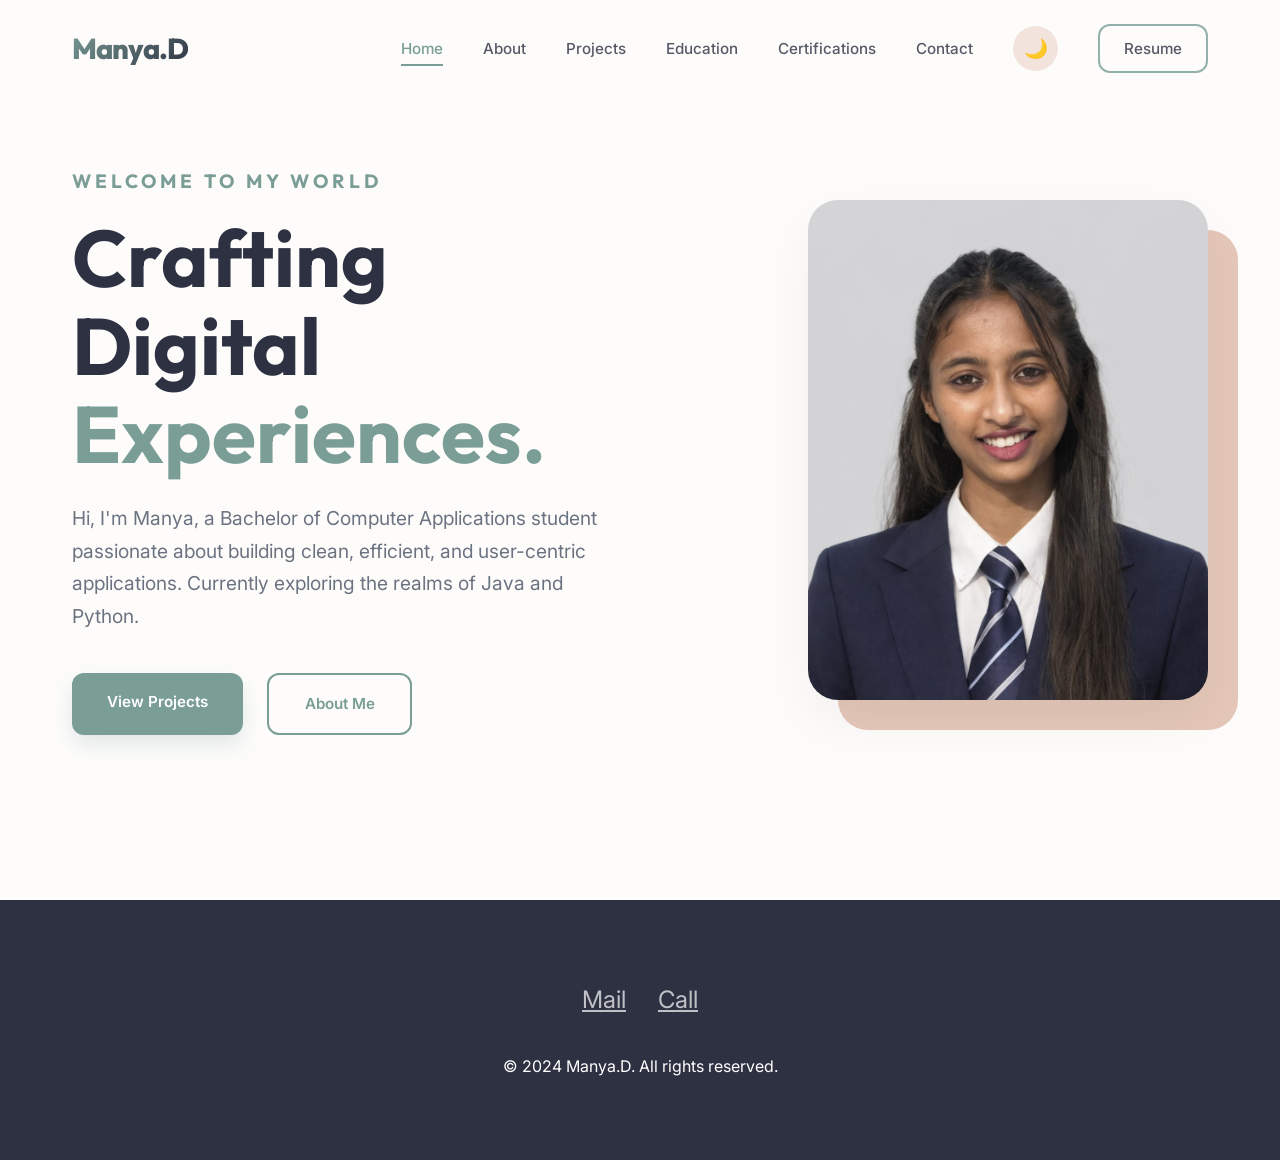
<file: index.html>
<!DOCTYPE html>
<html lang="en">
<head>
    <meta charset="UTF-8">
    <meta name="viewport" content="width=device-width, initial-scale=1.0">
    <title>Manya.D | Professional Portfolio</title>
    <meta name="description" content="Professional portfolio of Manya.D, a BCA student and aspiring developer.">
    <link rel="stylesheet" href="style.css">
</head>
<body>
    <div class="scroll-progress" id="progress"></div>

    <header id="header">
        <div class="container">
            <nav>
                <a href="index.html" class="logo">Manya.D</a>
                <div class="nav-links">
                    <a href="index.html" class="active">Home</a>
                    <a href="about.html">About</a>
                    <a href="projects.html">Projects</a>
                    <a href="education.html">Education</a>
                    <a href="certifications.html">Certifications</a>
                    <a href="contact.html">Contact</a>
                    <button class="theme-switch" aria-label="Toggle Theme">🌙</button>
                    <a href="assets/resume.pdf" class="btn btn-outline" style="padding: 0.6rem 1.5rem;" target="_blank">Resume</a>
                </div>
                <div class="menu-toggle" id="mobile-menu">
                    <span></span>
                    <span></span>
                    <span></span>
                </div>
            </nav>
        </div>
    </header>

    <main>
        <section class="hero container">
            <div class="hero-content reveal">
                <h2>Welcome to my world</h2>
                <h1>Crafting Digital <br><span style="color: var(--primary);">Experiences.</span></h1>
                <p>Hi, I'm Manya, a Bachelor of Computer Applications student passionate about building clean, efficient, and user-centric applications. Currently exploring the realms of Java and Python.</p>
                <div class="hero-btns">
                    <a href="projects.html" class="btn btn-primary">View Projects</a>
                    <a href="about.html" class="btn btn-outline">About Me</a>
                </div>
            </div>
            <div class="hero-image reveal">
                <div class="image-container">
                    <img src="assets/profile.jpg" alt="Manya.D Profile">
                </div>
            </div>
        </section>
    </main>

    <footer>
        <div class="container">
            <div class="social-links">
                <a href="mailto:sanjumanya21@gmail.com">Mail</a>
                <a href="tel:8431529282">Call</a>
            </div>
            <p>&copy; 2024 Manya.D. All rights reserved.</p>
        </div>
    </footer>

    <script src="main.js"></script>
</body>
</html>
</file>
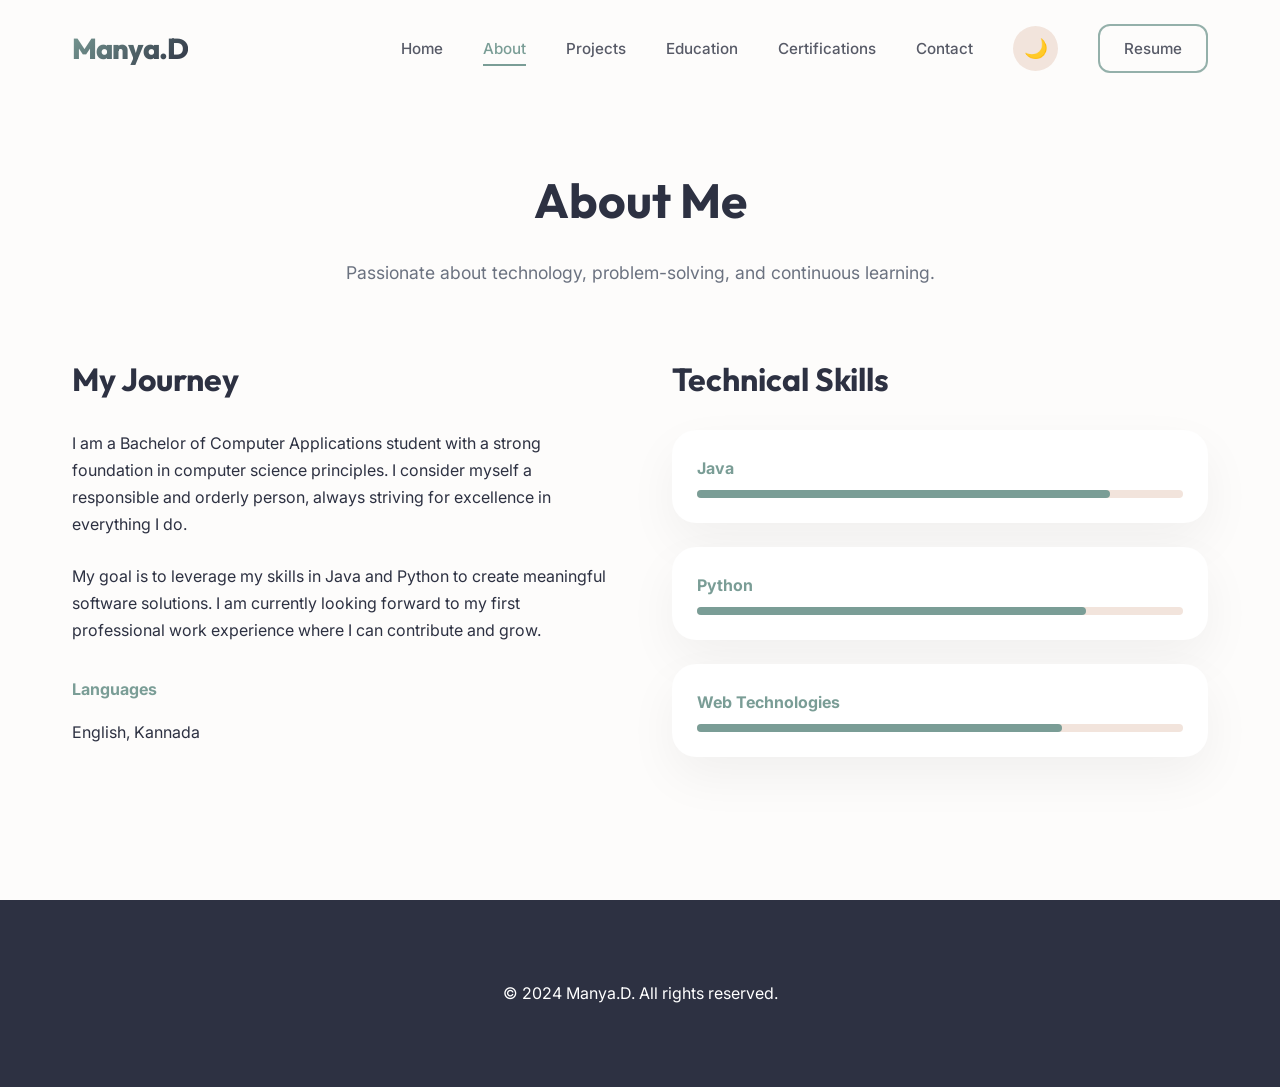
<file: about.html>
<!DOCTYPE html>
<html lang="en">
<head>
    <meta charset="UTF-8">
    <meta name="viewport" content="width=device-width, initial-scale=1.0">
    <title>About | Manya.D</title>
    <link rel="stylesheet" href="style.css">
</head>
<body>
    <header id="header">
        <div class="container">
            <nav>
                <a href="index.html" class="logo">Manya.D</a>
                <div class="nav-links">
                    <a href="index.html">Home</a>
                    <a href="about.html" class="active">About</a>
                    <a href="projects.html">Projects</a>
                    <a href="education.html">Education</a>
                    <a href="certifications.html">Certifications</a>
                    <a href="contact.html">Contact</a>
                    <button class="theme-switch" aria-label="Toggle Theme">🌙</button>
                    <a href="assets/resume.pdf" class="btn btn-outline" style="padding: 0.6rem 1.5rem;" target="_blank">Resume</a>
                </div>
                <div class="menu-toggle" id="mobile-menu">
                    <span></span>
                    <span></span>
                    <span></span>
                </div>
            </nav>
        </div>
    </header>

    <main class="container">
        <section>
            <div class="section-header reveal">
                <h2>About Me</h2>
                <p>Passionate about technology, problem-solving, and continuous learning.</p>
            </div>

            <div style="display: grid; grid-template-columns: 1fr 1fr; gap: 4rem; align-items: start;">
                <div class="reveal">
                    <h3 style="font-size: 2rem; margin-bottom: 1.5rem;">My Journey</h3>
                    <p style="margin-bottom: 1.5rem;">I am a Bachelor of Computer Applications student with a strong foundation in computer science principles. I consider myself a responsible and orderly person, always striving for excellence in everything I do.</p>
                    <p style="margin-bottom: 1.5rem;">My goal is to leverage my skills in Java and Python to create meaningful software solutions. I am currently looking forward to my first professional work experience where I can contribute and grow.</p>
                    
                    <div style="margin-top: 2rem;">
                        <h4 style="margin-bottom: 1rem; color: var(--primary);">Languages</h4>
                        <p>English, Kannada</p>
                    </div>
                </div>

                <div class="reveal">
                    <h3 style="font-size: 2rem; margin-bottom: 1.5rem;">Technical Skills</h3>
                    <div style="display: grid; gap: 1.5rem;">
                        <div class="card" style="padding: 1.5rem;">
                            <h4 style="color: var(--primary); margin-bottom: 0.5rem;">Java</h4>
                            <div style="background: var(--secondary-light); height: 8px; border-radius: 4px;">
                                <div style="background: var(--primary); width: 85%; height: 100%; border-radius: 4px;"></div>
                            </div>
                        </div>
                        <div class="card" style="padding: 1.5rem;">
                            <h4 style="color: var(--primary); margin-bottom: 0.5rem;">Python</h4>
                            <div style="background: var(--secondary-light); height: 8px; border-radius: 4px;">
                                <div style="background: var(--primary); width: 80%; height: 100%; border-radius: 4px;"></div>
                            </div>
                        </div>
                        <div class="card" style="padding: 1.5rem;">
                            <h4 style="color: var(--primary); margin-bottom: 0.5rem;">Web Technologies</h4>
                            <div style="background: var(--secondary-light); height: 8px; border-radius: 4px;">
                                <div style="background: var(--primary); width: 75%; height: 100%; border-radius: 4px;"></div>
                            </div>
                        </div>
                    </div>
                </div>
            </div>
        </section>
    </main>

    <footer>
        <div class="container">
            <p>&copy; 2024 Manya.D. All rights reserved.</p>
        </div>
    </footer>

    <script src="main.js"></script>
</body>
</html>
</file>
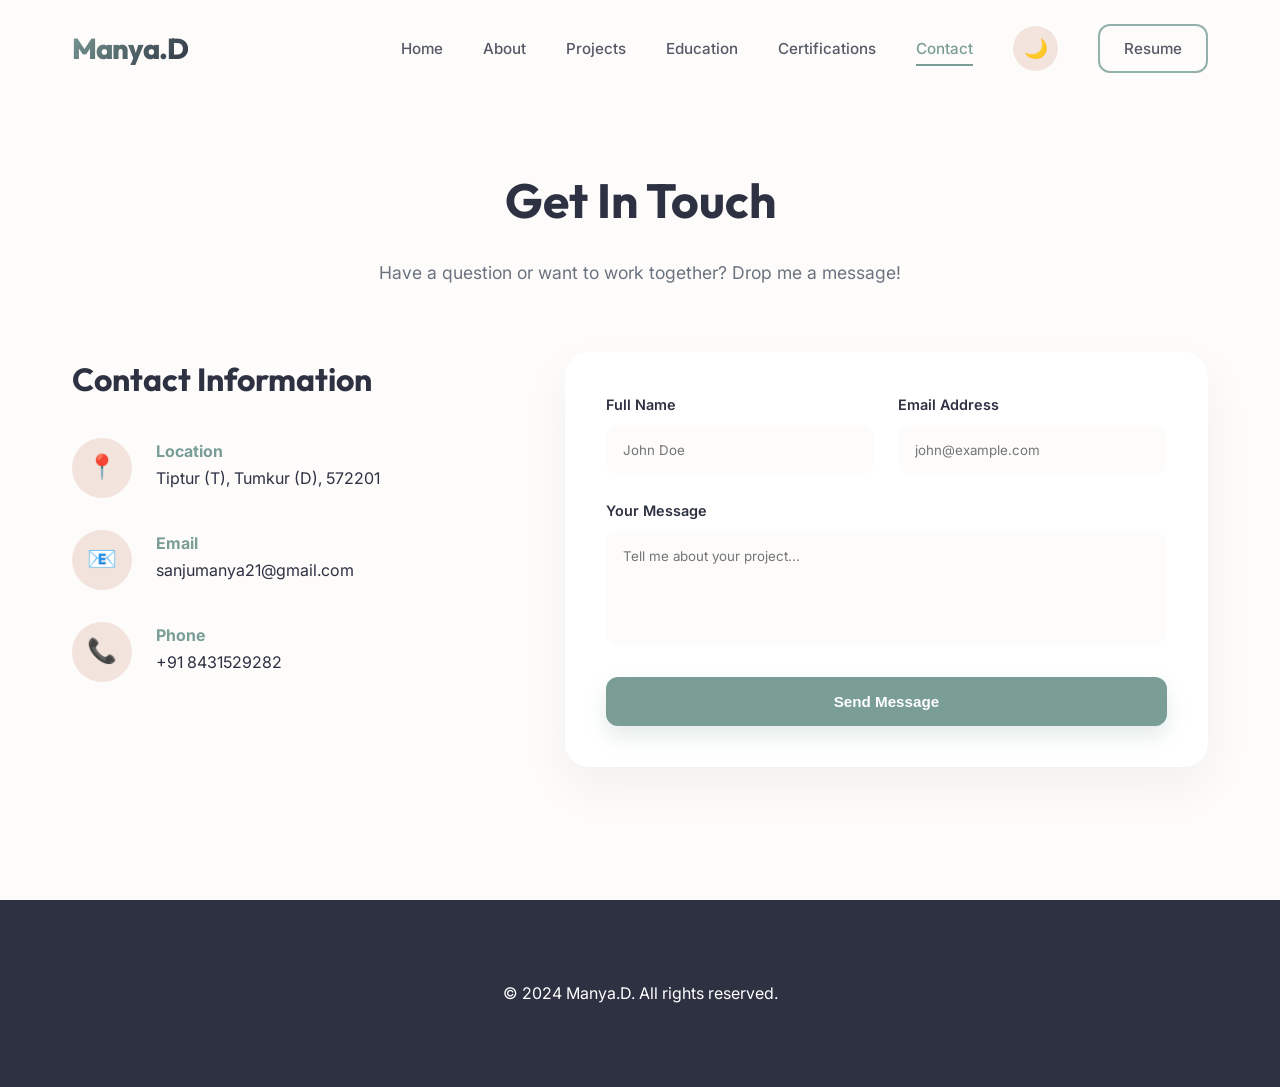
<file: contact.html>
<!DOCTYPE html>
<html lang="en">
<head>
    <meta charset="UTF-8">
    <meta name="viewport" content="width=device-width, initial-scale=1.0">
    <title>Contact | Manya.D</title>
    <link rel="stylesheet" href="style.css">
</head>
<body>
    <header id="header">
        <div class="container">
            <nav>
                <a href="index.html" class="logo">Manya.D</a>
                <div class="nav-links">
                    <a href="index.html">Home</a>
                    <a href="about.html">About</a>
                    <a href="projects.html">Projects</a>
                    <a href="education.html">Education</a>
                    <a href="certifications.html">Certifications</a>
                    <a href="contact.html" class="active">Contact</a>
                    <button class="theme-switch" aria-label="Toggle Theme">🌙</button>
                    <a href="assets/resume.pdf" class="btn btn-outline" style="padding: 0.6rem 1.5rem;" target="_blank">Resume</a>
                </div>
                <div class="menu-toggle" id="mobile-menu">
                    <span></span>
                    <span></span>
                    <span></span>
                </div>
            </nav>
        </div>
    </header>

    <main class="container">
        <section>
            <div class="section-header reveal">
                <h2>Get In Touch</h2>
                <p>Have a question or want to work together? Drop me a message!</p>
            </div>

            <div style="display: grid; grid-template-columns: 1fr 1.5fr; gap: 4rem; align-items: start;">
                <div class="reveal">
                    <h3 style="font-size: 2rem; margin-bottom: 2rem;">Contact Information</h3>
                    
                    <div style="display: flex; gap: 1.5rem; margin-bottom: 2rem;">
                        <div style="background: var(--secondary-light); width: 60px; height: 60px; border-radius: 50%; display: flex; align-items: center; justify-content: center; font-size: 1.5rem;">📍</div>
                        <div>
                            <h4 style="color: var(--primary);">Location</h4>
                            <p>Tiptur (T), Tumkur (D), 572201</p>
                        </div>
                    </div>

                    <div style="display: flex; gap: 1.5rem; margin-bottom: 2rem;">
                        <div style="background: var(--secondary-light); width: 60px; height: 60px; border-radius: 50%; display: flex; align-items: center; justify-content: center; font-size: 1.5rem;">📧</div>
                        <div>
                            <h4 style="color: var(--primary);">Email</h4>
                            <p><a href="mailto:sanjumanya21@gmail.com" style="text-decoration: none; color: inherit;">sanjumanya21@gmail.com</a></p>
                        </div>
                    </div>

                    <div style="display: flex; gap: 1.5rem; margin-bottom: 2rem;">
                        <div style="background: var(--secondary-light); width: 60px; height: 60px; border-radius: 50%; display: flex; align-items: center; justify-content: center; font-size: 1.5rem;">📞</div>
                        <div>
                            <h4 style="color: var(--primary);">Phone</h4>
                            <p><a href="tel:8431529282" style="text-decoration: none; color: inherit;">+91 8431529282</a></p>
                        </div>
                    </div>
                </div>

                <div class="card reveal">
                    <form id="contact-form">
                        <div style="display: grid; grid-template-columns: 1fr 1fr; gap: 1.5rem; margin-bottom: 1.5rem;">
                            <div style="display: flex; flex-direction: column; gap: 0.5rem;">
                                <label for="name" style="font-weight: 600; font-size: 0.9rem;">Full Name</label>
                                <input type="text" id="name" placeholder="John Doe" required style="padding: 1rem; border-radius: 12px; border: 1px solid var(--glass-border); background: var(--bg); font-family: inherit;">
                            </div>
                            <div style="display: flex; flex-direction: column; gap: 0.5rem;">
                                <label for="email" style="font-weight: 600; font-size: 0.9rem;">Email Address</label>
                                <input type="email" id="email" placeholder="john@example.com" required style="padding: 1rem; border-radius: 12px; border: 1px solid var(--glass-border); background: var(--bg); font-family: inherit;">
                            </div>
                        </div>
                        <div style="display: flex; flex-direction: column; gap: 0.5rem; margin-bottom: 2rem;">
                            <label for="message" style="font-weight: 600; font-size: 0.9rem;">Your Message</label>
                            <textarea id="message" rows="5" placeholder="Tell me about your project..." required style="padding: 1rem; border-radius: 12px; border: 1px solid var(--glass-border); background: var(--bg); font-family: inherit; resize: none;"></textarea>
                        </div>
                        <button type="submit" class="btn btn-primary" style="width: 100%;">Send Message</button>
                    </form>
                    <div id="form-status" style="margin-top: 1.5rem; text-align: center; display: none; font-weight: 600; color: #10B981;">Message sent successfully!</div>
                </div>
            </div>
        </section>
    </main>

    <footer>
        <div class="container">
            <p>&copy; 2024 Manya.D. All rights reserved.</p>
        </div>
    </footer>

    <script src="main.js"></script>
</body>
</html>
</file>
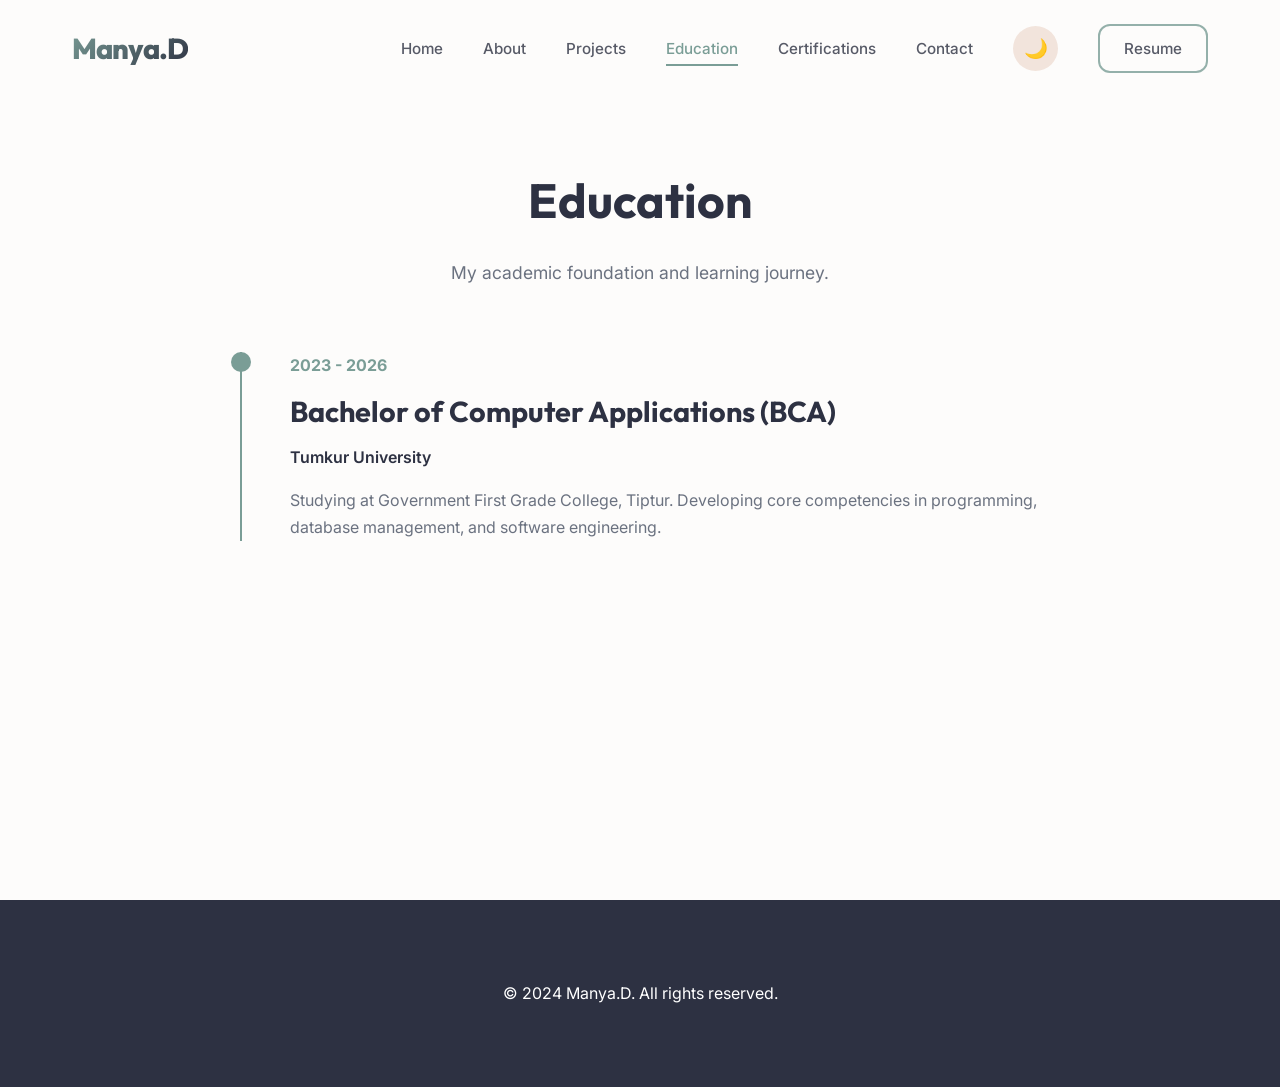
<file: education.html>
<!DOCTYPE html>
<html lang="en">
<head>
    <meta charset="UTF-8">
    <meta name="viewport" content="width=device-width, initial-scale=1.0">
    <title>Education | Manya.D</title>
    <link rel="stylesheet" href="style.css">
</head>
<body>
    <header id="header">
        <div class="container">
            <nav>
                <a href="index.html" class="logo">Manya.D</a>
                <div class="nav-links">
                    <a href="index.html">Home</a>
                    <a href="about.html">About</a>
                    <a href="projects.html">Projects</a>
                    <a href="education.html" class="active">Education</a>
                    <a href="certifications.html">Certifications</a>
                    <a href="contact.html">Contact</a>
                    <button class="theme-switch" aria-label="Toggle Theme">🌙</button>
                    <a href="assets/resume.pdf" class="btn btn-outline" style="padding: 0.6rem 1.5rem;" target="_blank">Resume</a>
                </div>
                <div class="menu-toggle" id="mobile-menu">
                    <span></span>
                    <span></span>
                    <span></span>
                </div>
            </nav>
        </div>
    </header>

    <main class="container">
        <section>
            <div class="section-header reveal">
                <h2>Education</h2>
                <p>My academic foundation and learning journey.</p>
            </div>

            <div style="max-width: 800px; margin: 0 auto;">
                <div class="reveal" style="border-left: 2px solid var(--primary); padding-left: 3rem; position: relative; margin-bottom: 4rem;">
                    <div style="position: absolute; left: -11px; top: 0; width: 20px; height: 20px; border-radius: 50%; background: var(--primary);"></div>
                    <p style="color: var(--primary); font-weight: 700; margin-bottom: 0.5rem;">2023 - 2026</p>
                    <h3 style="font-size: 1.8rem; margin-bottom: 0.5rem;">Bachelor of Computer Applications (BCA)</h3>
                    <p style="font-weight: 600; margin-bottom: 1rem;">Tumkur University</p>
                    <p style="color: var(--text-light);">Studying at Government First Grade College, Tiptur. Developing core competencies in programming, database management, and software engineering.</p>
                </div>

                <!-- More education history can be added here -->
            </div>
        </section>
    </main>

    <footer>
        <div class="container">
            <p>&copy; 2024 Manya.D. All rights reserved.</p>
        </div>
    </footer>

    <script src="main.js"></script>
</body>
</html>
</file>
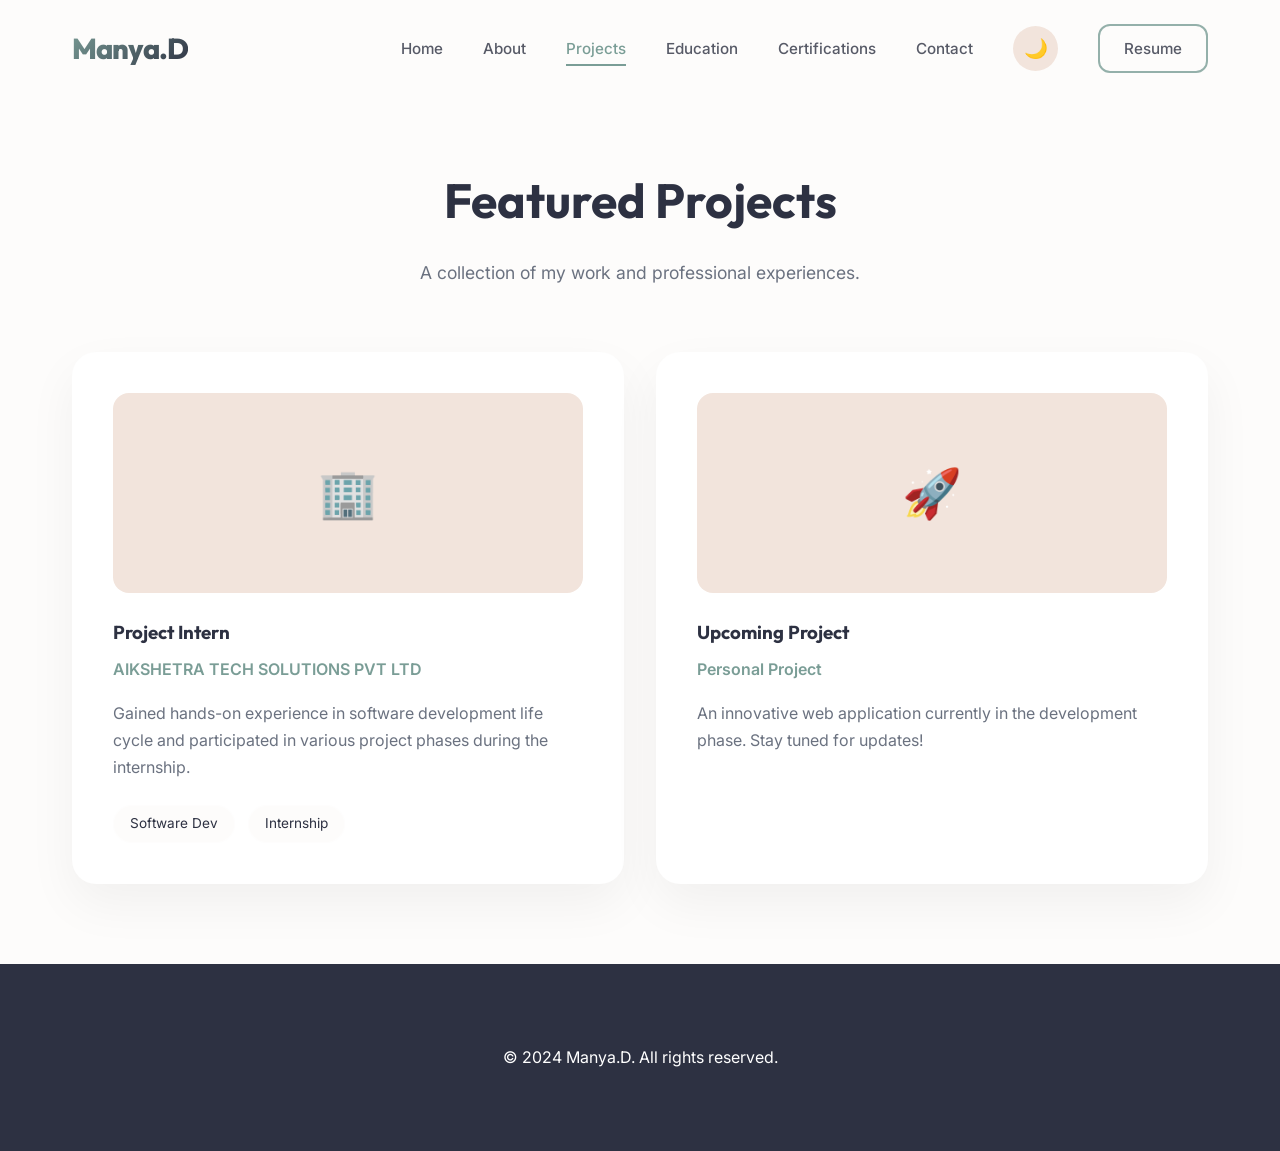
<file: projects.html>
<!DOCTYPE html>
<html lang="en">
<head>
    <meta charset="UTF-8">
    <meta name="viewport" content="width=device-width, initial-scale=1.0">
    <title>Projects | Manya.D</title>
    <link rel="stylesheet" href="style.css">
</head>
<body>
    <header id="header">
        <div class="container">
            <nav>
                <a href="index.html" class="logo">Manya.D</a>
                <div class="nav-links">
                    <a href="index.html">Home</a>
                    <a href="about.html">About</a>
                    <a href="projects.html" class="active">Projects</a>
                    <a href="education.html">Education</a>
                    <a href="certifications.html">Certifications</a>
                    <a href="contact.html">Contact</a>
                    <button class="theme-switch" aria-label="Toggle Theme">🌙</button>
                    <a href="assets/resume.pdf" class="btn btn-outline" style="padding: 0.6rem 1.5rem;" target="_blank">Resume</a>
                </div>
                <div class="menu-toggle" id="mobile-menu">
                    <span></span>
                    <span></span>
                    <span></span>
                </div>
            </nav>
        </div>
    </header>

    <main class="container">
        <section>
            <div class="section-header reveal">
                <h2>Featured Projects</h2>
                <p>A collection of my work and professional experiences.</p>
            </div>

            <div style="display: grid; grid-template-columns: repeat(auto-fit, minmax(350px, 1fr)); gap: 2rem;">
                <!-- Project 1: Internship -->
                <div class="card reveal">
                    <div style="background: var(--secondary-light); height: 200px; border-radius: 16px; margin-bottom: 1.5rem; display: flex; align-items: center; justify-content: center; font-size: 3rem;">
                        🏢
                    </div>
                    <h3 style="margin-bottom: 0.5rem;">Project Intern</h3>
                    <p style="color: var(--primary); font-weight: 600; margin-bottom: 1rem;">AIKSHETRA TECH SOLUTIONS PVT LTD</p>
                    <p style="color: var(--text-light); margin-bottom: 1.5rem;">Gained hands-on experience in software development life cycle and participated in various project phases during the internship.</p>
                    <div style="display: flex; gap: 0.8rem;">
                        <span style="background: var(--bg); padding: 0.4rem 1rem; border-radius: 100px; font-size: 0.85rem; border: 1px solid var(--glass-border);">Software Dev</span>
                        <span style="background: var(--bg); padding: 0.4rem 1rem; border-radius: 100px; font-size: 0.85rem; border: 1px solid var(--glass-border);">Internship</span>
                    </div>
                </div>

                <!-- Placeholder for more projects -->
                <div class="card reveal">
                    <div style="background: var(--secondary-light); height: 200px; border-radius: 16px; margin-bottom: 1.5rem; display: flex; align-items: center; justify-content: center; font-size: 3rem;">
                        🚀
                    </div>
                    <h3 style="margin-bottom: 0.5rem;">Upcoming Project</h3>
                    <p style="color: var(--primary); font-weight: 600; margin-bottom: 1rem;">Personal Project</p>
                    <p style="color: var(--text-light); margin-bottom: 1.5rem;">An innovative web application currently in the development phase. Stay tuned for updates!</p>
                </div>
            </div>
        </section>
    </main>

    <footer>
        <div class="container">
            <p>&copy; 2024 Manya.D. All rights reserved.</p>
        </div>
    </footer>

    <script src="main.js"></script>
</body>
</html>
</file>
<file: style.css>
@import url('https://fonts.googleapis.com/css2?family=Inter:wght@300;400;500;600&family=Outfit:wght@300;400;500;600;700&display=swap');

:root {
    --primary: #7A9D96;
    --primary-dark: #5F7E79;
    --primary-light: #A8C1BC;
    --secondary: #E4C7B8;
    --secondary-light: #F2E4DC;
    --accent: #2D3142;
    --bg: #FDFCFB;
    --white: #FFFFFF;
    --text: #2D3142;
    --text-light: #6B7280;
    --glass: rgba(255, 255, 255, 0.4);
    --glass-border: rgba(255, 255, 255, 0.5);
    --shadow: 0 20px 50px rgba(0, 0, 0, 0.05);
    --transition: all 0.5s cubic-bezier(0.16, 1, 0.3, 1);
}

[data-theme="dark"] {
    --bg: #0F172A;
    --white: #1E293B;
    --text: #F1F5F9;
    --text-light: #94A3B8;
    --glass: rgba(30, 41, 59, 0.6);
    --glass-border: rgba(255, 255, 255, 0.1);
    --secondary-light: #1E293B;
    --shadow: 0 20px 50px rgba(0, 0, 0, 0.3);
}

/* Custom Scrollbar */
::-webkit-scrollbar {
    width: 8px;
}
::-webkit-scrollbar-track {
    background: var(--bg);
}
::-webkit-scrollbar-thumb {
    background: var(--primary-light);
    border-radius: 10px;
}

* {
    margin: 0;
    padding: 0;
    box-sizing: border-box;
}

body {
    font-family: 'Inter', sans-serif;
    background-color: var(--bg);
    color: var(--text);
    line-height: 1.7;
    overflow-x: hidden;
    transition: background-color 0.5s ease;
}

h1, h2, h3, .logo {
    font-family: 'Outfit', sans-serif;
}

/* Scroll Progress Bar */
.scroll-progress {
    position: fixed;
    top: 0;
    left: 0;
    width: 0%;
    height: 3px;
    background: linear-gradient(to right, var(--primary), var(--secondary));
    z-index: 2000;
}

.container {
    max-width: 1200px;
    margin: 0 auto;
    padding: 0 2rem;
}

/* Header & Nav */
header {
    position: fixed;
    top: 0;
    left: 0;
    width: 100%;
    z-index: 1000;
    padding: 1.5rem 0;
    transition: var(--transition);
}

header.scrolled {
    padding: 1rem 0;
    background: var(--glass);
    backdrop-filter: blur(15px);
    border-bottom: 1px solid var(--glass-border);
    box-shadow: var(--shadow);
}

nav {
    display: flex;
    justify-content: space-between;
    align-items: center;
}

.logo {
    font-size: 1.8rem;
    font-weight: 800;
    background: linear-gradient(135deg, var(--primary) 0%, var(--accent) 100%);
    -webkit-background-clip: text;
    background-clip: text;
    -webkit-text-fill-color: transparent;
    letter-spacing: -1px;
}

.nav-links {
    display: flex;
    gap: 2.5rem;
    align-items: center;
}

.nav-links a {
    text-decoration: none;
    color: var(--text);
    font-weight: 500;
    font-size: 0.95rem;
    position: relative;
    opacity: 0.8;
    transition: var(--transition);
}

.nav-links a:hover,
.nav-links a.active {
    opacity: 1;
    color: var(--primary);
}

/* Theme Switch */
.theme-switch {
    background: var(--secondary-light);
    width: 45px;
    height: 45px;
    border-radius: 50%;
    display: flex;
    align-items: center;
    justify-content: center;
    cursor: pointer;
    transition: var(--transition);
    color: var(--primary);
    border: none;
    font-size: 1.2rem;
}

.theme-switch:hover {
    transform: rotate(15deg) scale(1.1);
    background: var(--primary);
    color: var(--white);
}

/* Form Styles */
input:focus, textarea:focus {
    outline: none;
    border-color: var(--primary) !important;
    box-shadow: 0 0 0 4px rgba(122, 157, 150, 0.1);
}

.nav-links a::after {
    content: '';
    position: absolute;
    bottom: -5px;
    left: 0;
    width: 0;
    height: 2px;
    background: var(--primary);
    transition: var(--transition);
}

.nav-links a:hover::after,
.nav-links a.active::after {
    width: 100%;
}

/* Buttons */
.btn {
    display: inline-block;
    padding: 1rem 2.2rem;
    border-radius: 12px;
    font-weight: 600;
    font-size: 0.95rem;
    cursor: pointer;
    transition: var(--transition);
    border: none;
    text-decoration: none;
    text-align: center;
}

.btn-primary {
    background: var(--primary);
    color: var(--white);
    box-shadow: 0 10px 20px rgba(122, 157, 150, 0.2);
}

.btn-primary:hover {
    background: var(--primary-dark);
    transform: translateY(-3px);
    box-shadow: 0 15px 30px rgba(122, 157, 150, 0.3);
}

.btn-outline {
    background: transparent;
    border: 2px solid var(--primary);
    color: var(--primary);
}

.btn-outline:hover {
    background: var(--primary);
    color: var(--white);
    transform: translateY(-3px);
}

/* Sections */
section {
    padding: 10rem 0 5rem;
    min-height: 100vh;
}

.section-header {
    margin-bottom: 4rem;
    text-align: center;
}

.section-header h2 {
    font-size: 3rem;
    margin-bottom: 1rem;
    color: var(--accent);
}

.section-header p {
    color: var(--text-light);
    font-size: 1.1rem;
    max-width: 600px;
    margin: 0 auto;
}

/* Hero Section */
.hero {
    display: flex;
    align-items: center;
    justify-content: space-between;
    gap: 4rem;
}

.hero-content {
    flex: 1;
}

.hero h2 {
    font-size: 1.2rem;
    color: var(--primary);
    text-transform: uppercase;
    letter-spacing: 4px;
    margin-bottom: 1rem;
}

.hero h1 {
    font-size: 5rem;
    line-height: 1.1;
    margin-bottom: 1.5rem;
    color: var(--accent);
}

.hero p {
    font-size: 1.2rem;
    color: var(--text-light);
    margin-bottom: 2.5rem;
    max-width: 550px;
}

.hero-btns {
    display: flex;
    gap: 1.5rem;
}

.hero-image {
    flex: 1;
    display: flex;
    justify-content: flex-end;
    position: relative;
}

.image-container {
    position: relative;
    width: 400px;
    height: 500px;
}

.image-container img {
    width: 100%;
    height: 100%;
    object-fit: cover;
    border-radius: 30px;
    box-shadow: var(--shadow);
    z-index: 2;
    position: relative;
}

.image-container::before {
    content: '';
    position: absolute;
    top: 30px;
    right: -30px;
    width: 100%;
    height: 100%;
    background: var(--secondary);
    border-radius: 30px;
    z-index: 1;
    transition: var(--transition);
}

.image-container:hover::before {
    top: 20px;
    right: -20px;
}

/* Cards */
.card {
    background: var(--white);
    border-radius: 24px;
    padding: 2.5rem;
    box-shadow: var(--shadow);
    border: 1px solid var(--glass-border);
    transition: var(--transition);
}

.card:hover {
    transform: translateY(-10px);
    box-shadow: 0 30px 60px rgba(0, 0, 0, 0.08);
}

/* Footer */
footer {
    padding: 5rem 0;
    background: var(--accent);
    color: var(--white);
    text-align: center;
}

.social-links {
    display: flex;
    justify-content: center;
    gap: 2rem;
    margin-bottom: 2rem;
}

.social-links a {
    color: var(--white);
    font-size: 1.5rem;
    opacity: 0.7;
    transition: var(--transition);
}

.social-links a:hover {
    opacity: 1;
    color: var(--secondary);
    transform: translateY(-3px);
}

/* Animations */
.reveal {
    opacity: 0;
    transform: translateY(30px);
    transition: all 0.8s ease-out;
}

.reveal.active {
    opacity: 1;
    transform: translateY(0);
}

/* Responsive */
/* Mobile Menu Toggle */
.menu-toggle {
    display: none;
    flex-direction: column;
    gap: 6px;
    cursor: pointer;
    z-index: 2001;
}

.menu-toggle span {
    width: 30px;
    height: 2px;
    background: var(--primary);
    transition: var(--transition);
}

@media (max-width: 768px) {
    .menu-toggle {
        display: flex;
    }

    .nav-links {
        position: fixed;
        top: 0;
        right: -100%;
        width: 80%;
        height: 100vh;
        background: var(--white);
        flex-direction: column;
        justify-content: center;
        align-items: center;
        gap: 2rem;
        transition: var(--transition);
        box-shadow: -10px 0 30px rgba(0,0,0,0.1);
        z-index: 2000;
        padding: 2rem;
    }

    .nav-links.active {
        right: 0;
    }

    .nav-links a {
        font-size: 1.2rem;
    }

    .menu-toggle.active span:nth-child(1) { transform: rotate(45deg) translate(8px, 8px); }
    .menu-toggle.active span:nth-child(2) { opacity: 0; }
    .menu-toggle.active span:nth-child(3) { transform: rotate(-45deg) translate(7px, -7px); }
}

@media (max-width: 992px) {
    .hero {
        flex-direction: column-reverse;
        text-align: center;
        padding-top: 8rem;
    }
    
    .hero h1 {
        font-size: 3.5rem;
    }
    
    .hero-btns {
        justify-content: center;
    }
    
    .hero-image {
        justify-content: center;
    }
    
    .image-container {
        width: 300px;
        height: 400px;
    }
}

/* Modal Styles */
.modal {
    display: none;
    position: fixed;
    z-index: 3000;
    padding-top: 100px;
    left: 0;
    top: 0;
    width: 100%;
    height: 100%;
    overflow: auto;
    background-color: rgba(0, 0, 0, 0.9);
    backdrop-filter: blur(10px);
}

.modal-content {
    margin: auto;
    display: block;
    width: 80%;
    max-width: 800px;
    animation-name: zoom;
    animation-duration: 0.6s;
}

@keyframes zoom {
    from {transform:scale(0)}
    to {transform:scale(1)}
}

.close {
    position: absolute;
    top: 30px;
    right: 50px;
    color: #f1f1f1;
    font-size: 60px;
    font-weight: bold;
    transition: 0.3s;
    cursor: pointer;
}

.close:hover {
    color: var(--primary);
    transform: rotate(90deg);
}

@media only screen and (max-width: 700px){
    .modal-content {
        width: 100%;
    }
}
</file>
